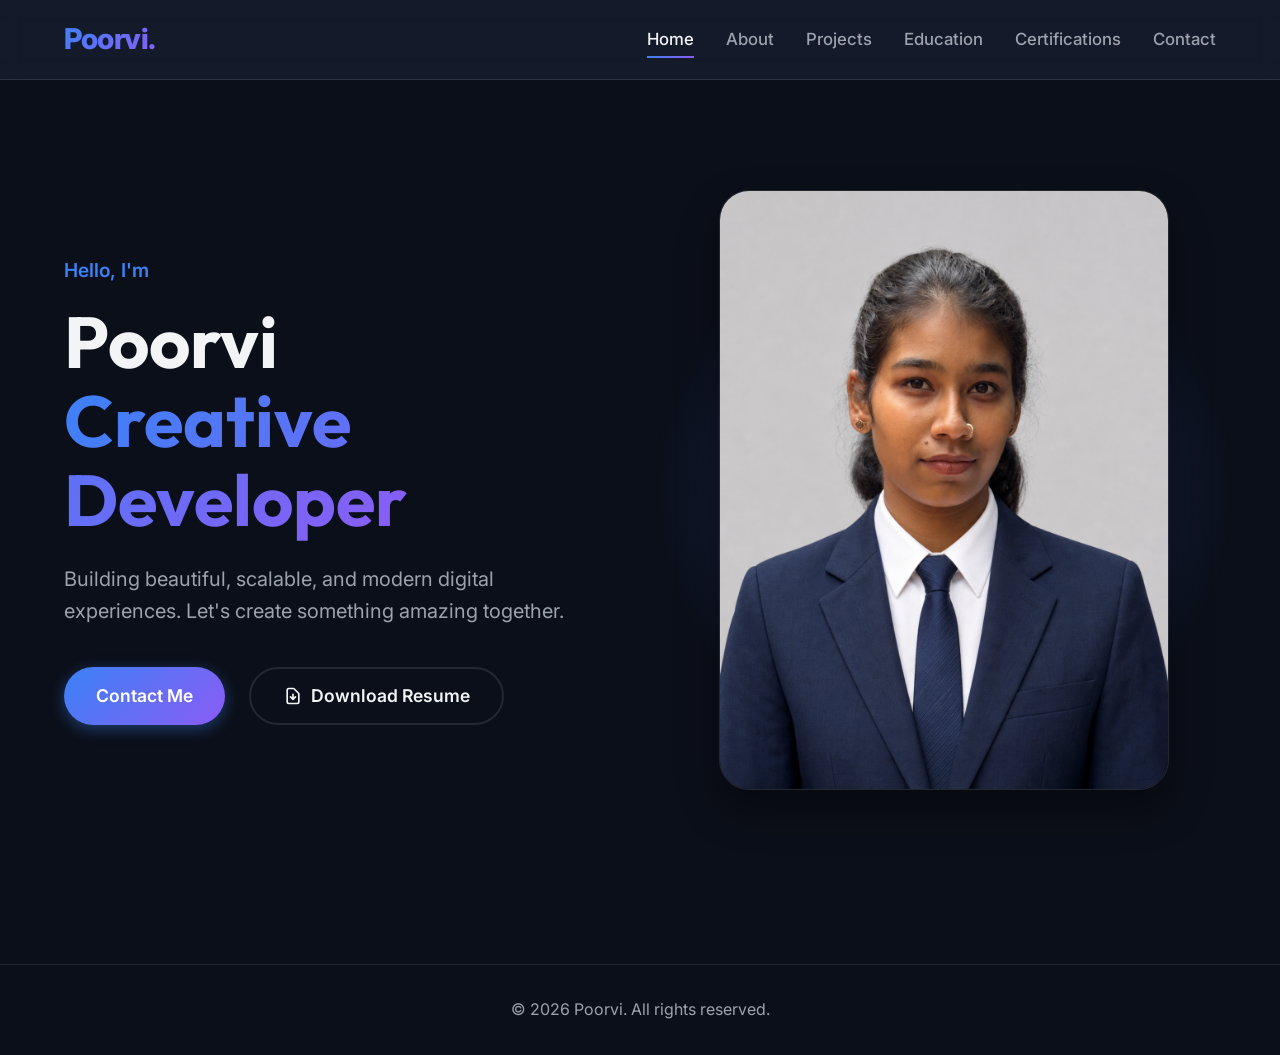
<file: index.html>
<!DOCTYPE html>
<html lang="en">
<head>
    <meta charset="UTF-8">
    <meta name="viewport" content="width=device-width, initial-scale=1.0">
    <meta name="description" content="Poorvi's Professional Portfolio - Showcasing projects, education, and skills.">
    <title>Poorvi | Professional Portfolio</title>
    <link rel="stylesheet" href="styles.css">
</head>
<body>
    <nav class="navbar">
        <a href="index.html" class="nav-brand">Poorvi.</a>
        <div class="menu-toggle">☰</div>
        <div class="nav-links">
            <a href="index.html">Home</a>
            <a href="about.html">About</a>
            <a href="projects.html">Projects</a>
            <a href="education.html">Education</a>
            <a href="certification.html">Certifications</a>
            <a href="contact.html">Contact</a>
        </div>
    </nav>

    <main>
        <section class="hero">
            <div class="hero-content">
                <span class="hero-greeting animate-delay-1">Hello, I'm</span>
                <h1 class="hero-title animate-delay-2">Poorvi<br><span>Creative Developer</span></h1>
                <p class="hero-subtitle animate-delay-3">Building beautiful, scalable, and modern digital experiences. Let's create something amazing together.</p>
                <div class="btn-group animate-delay-3">
                    <a href="contact.html" class="btn btn-primary">Contact Me</a>
                    <a href="resume.pdf" target="_blank" rel="noopener noreferrer" class="btn btn-secondary">
                        <svg width="20" height="20" fill="none" stroke="currentColor" viewBox="0 0 24 24"><path stroke-linecap="round" stroke-linejoin="round" stroke-width="2" d="M12 10v6m0 0l-3-3m3 3l3-3m2 8H7a2 2 0 01-2-2V5a2 2 0 012-2h5.586a1 1 0 01.707.293l5.414 5.414a1 1 0 01.293.707V19a2 2 0 01-2 2z"></path></svg>
                        Download Resume
                    </a>
                </div>
            </div>
            <div class="hero-image animate-delay-2">
                <img src="profile.png" alt="Poorvi - Professional Profile Photo">
            </div>
        </section>
    </main>

    <footer>
        <p>&copy; 2026 Poorvi. All rights reserved.</p>
    </footer>

    <script src="script.js"></script>
</body>
</html>
</file>
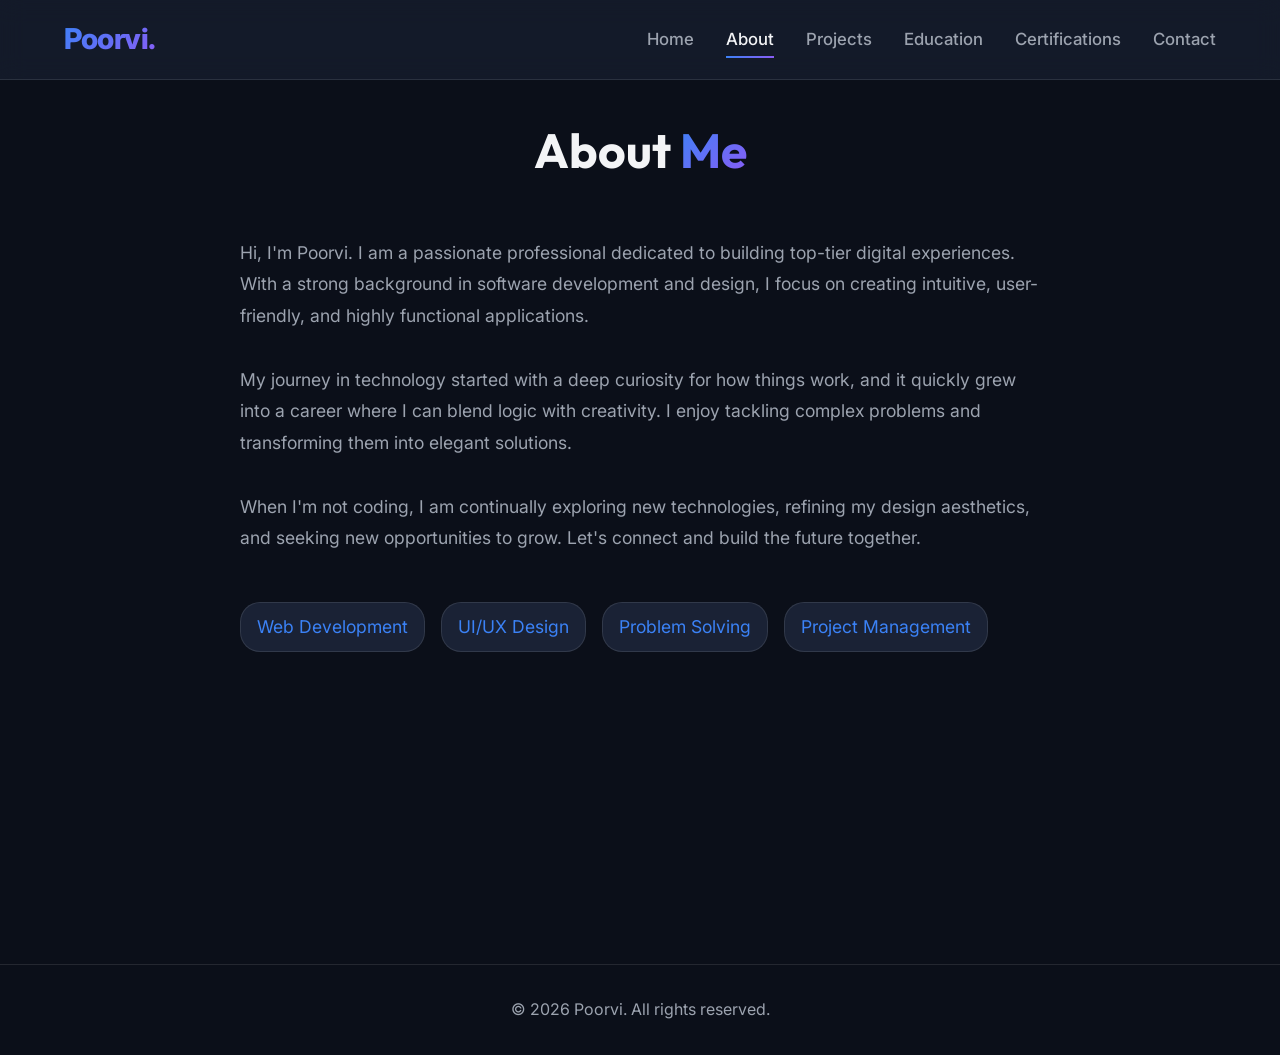
<file: about.html>
<!DOCTYPE html>
<html lang="en">
<head>
    <meta charset="UTF-8">
    <meta name="viewport" content="width=device-width, initial-scale=1.0">
    <meta name="description" content="About Poorvi - Learn about my background, skills, and journey.">
    <title>About Me | Poorvi Portfolio</title>
    <link rel="stylesheet" href="styles.css">
</head>
<body>
    <nav class="navbar">
        <a href="index.html" class="nav-brand">Poorvi.</a>
        <div class="menu-toggle">☰</div>
        <div class="nav-links">
            <a href="index.html">Home</a>
            <a href="about.html">About</a>
            <a href="projects.html">Projects</a>
            <a href="education.html">Education</a>
            <a href="certification.html">Certifications</a>
            <a href="contact.html">Contact</a>
        </div>
    </nav>

    <main>
        <section class="about-section animate-delay-1">
            <h1 class="section-title">About <span>Me</span></h1>
            
            <div style="max-width: 800px; margin: 0 auto; line-height: 1.8; font-size: 1.1rem; color: var(--text-muted);">
                <p style="margin-bottom: 2rem;">
                    Hi, I'm Poorvi. I am a passionate professional dedicated to building top-tier digital experiences. With a strong background in software development and design, I focus on creating intuitive, user-friendly, and highly functional applications.
                </p>
                <p style="margin-bottom: 2rem;">
                    My journey in technology started with a deep curiosity for how things work, and it quickly grew into a career where I can blend logic with creativity. I enjoy tackling complex problems and transforming them into elegant solutions. 
                </p>
                <p>
                    When I'm not coding, I am continually exploring new technologies, refining my design aesthetics, and seeking new opportunities to grow. Let's connect and build the future together.
                </p>

                <div style="margin-top: 3rem; display: flex; flex-wrap: wrap; gap: 1rem;">
                    <span style="padding: 0.5rem 1rem; background: var(--surface); border: 1px solid var(--surface-border); border-radius: 20px; color: var(--accent);">Web Development</span>
                    <span style="padding: 0.5rem 1rem; background: var(--surface); border: 1px solid var(--surface-border); border-radius: 20px; color: var(--accent);">UI/UX Design</span>
                    <span style="padding: 0.5rem 1rem; background: var(--surface); border: 1px solid var(--surface-border); border-radius: 20px; color: var(--accent);">Problem Solving</span>
                    <span style="padding: 0.5rem 1rem; background: var(--surface); border: 1px solid var(--surface-border); border-radius: 20px; color: var(--accent);">Project Management</span>
                </div>
            </div>
        </section>
    </main>

    <footer>
        <p>&copy; 2026 Poorvi. All rights reserved.</p>
    </footer>

    <script src="script.js"></script>
</body>
</html>
</file>
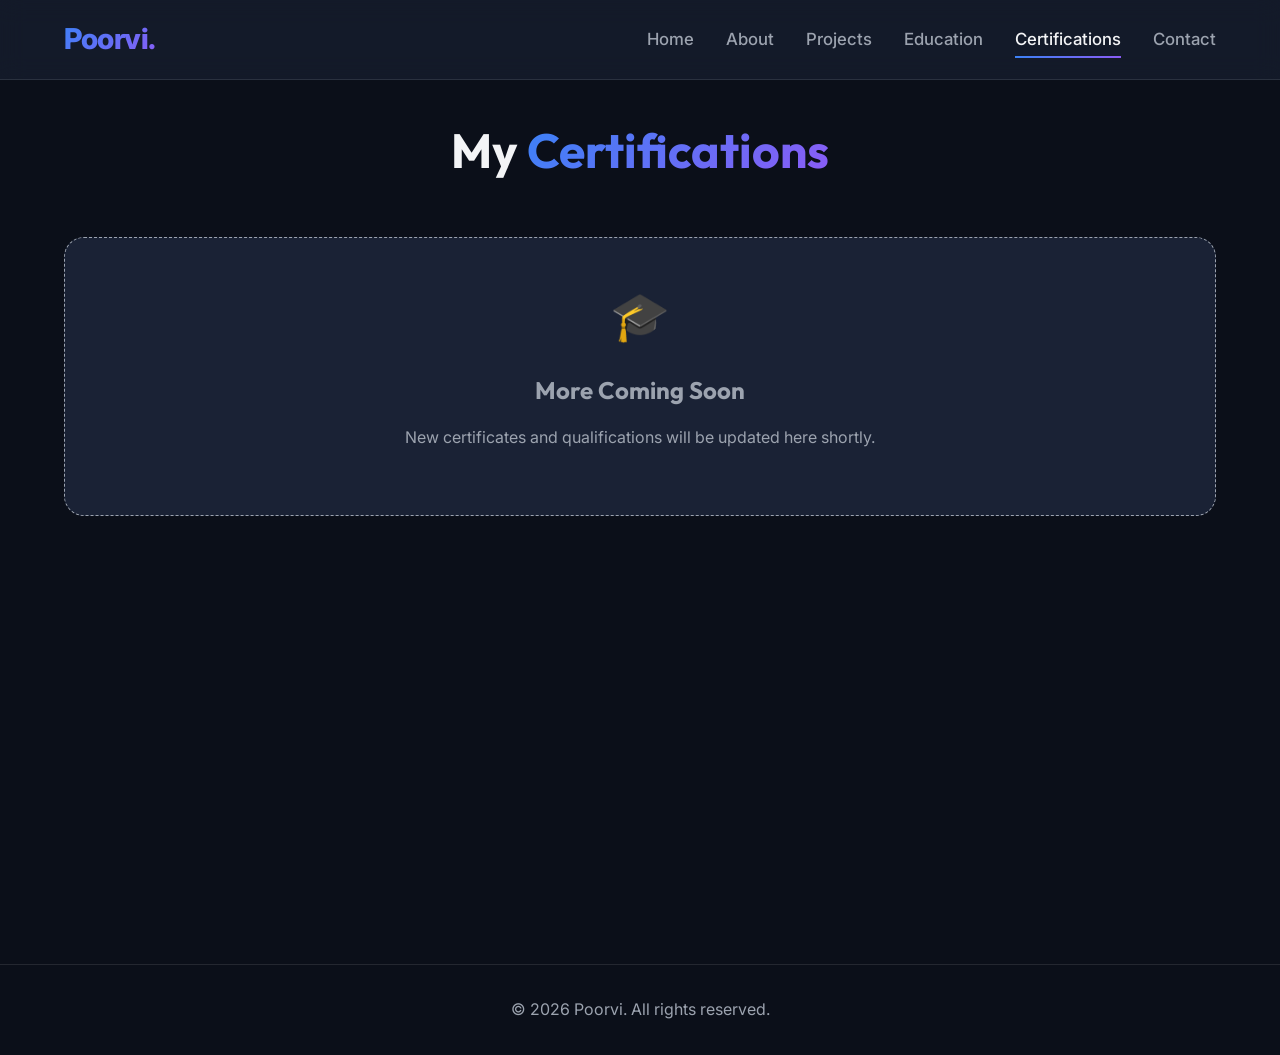
<file: certification.html>
<!DOCTYPE html>
<html lang="en">
<head>
    <meta charset="UTF-8">
    <meta name="viewport" content="width=device-width, initial-scale=1.0">
    <meta name="description" content="Poorvi's Certifications - Professional courses and verified skills.">
    <title>Certifications | Poorvi Portfolio</title>
    <link rel="stylesheet" href="styles.css">
</head>
<body>
    <nav class="navbar">
        <a href="index.html" class="nav-brand">Poorvi.</a>
        <div class="menu-toggle">☰</div>
        <div class="nav-links">
            <a href="index.html">Home</a>
            <a href="about.html">About</a>
            <a href="projects.html">Projects</a>
            <a href="education.html">Education</a>
            <a href="certification.html">Certifications</a>
            <a href="contact.html">Contact</a>
        </div>
    </nav>

    <main>
        <section class="certifications-section animate-delay-1">
            <h1 class="section-title">My <span>Certifications</span></h1>
            
            <div class="grid">
                <!-- Placeholder for future certificates -->
                <div class="card" style="text-align: center; border-style: dashed; border-color: var(--text-muted);">
                    <div style="font-size: 3rem; color: var(--text-muted); margin-bottom: 1rem;">🎓</div>
                    <h3 style="color: var(--text-muted);">More Coming Soon</h3>
                    <p>New certificates and qualifications will be updated here shortly.</p>
                </div>
                
                <!-- Example Structure for when the user adds them -->
                <!-- 
                <div class="card">
                    <img src="path_to_cert_image.jpg" alt="Certificate Name" class="cert-image">
                    <h3>AWS Certified Solutions Architect</h3>
                    <p>Amazon Web Services • Issued Jan 2026</p>
                    <a href="path_to_cert_pdf.pdf" target="_blank" class="btn btn-secondary" style="font-size: 0.9rem; padding: 0.5rem 1rem;">View Certificate</a>
                </div> 
                -->
            </div>
        </section>
    </main>

    <footer>
        <p>&copy; 2026 Poorvi. All rights reserved.</p>
    </footer>

    <script src="script.js"></script>
</body>
</html>
</file>
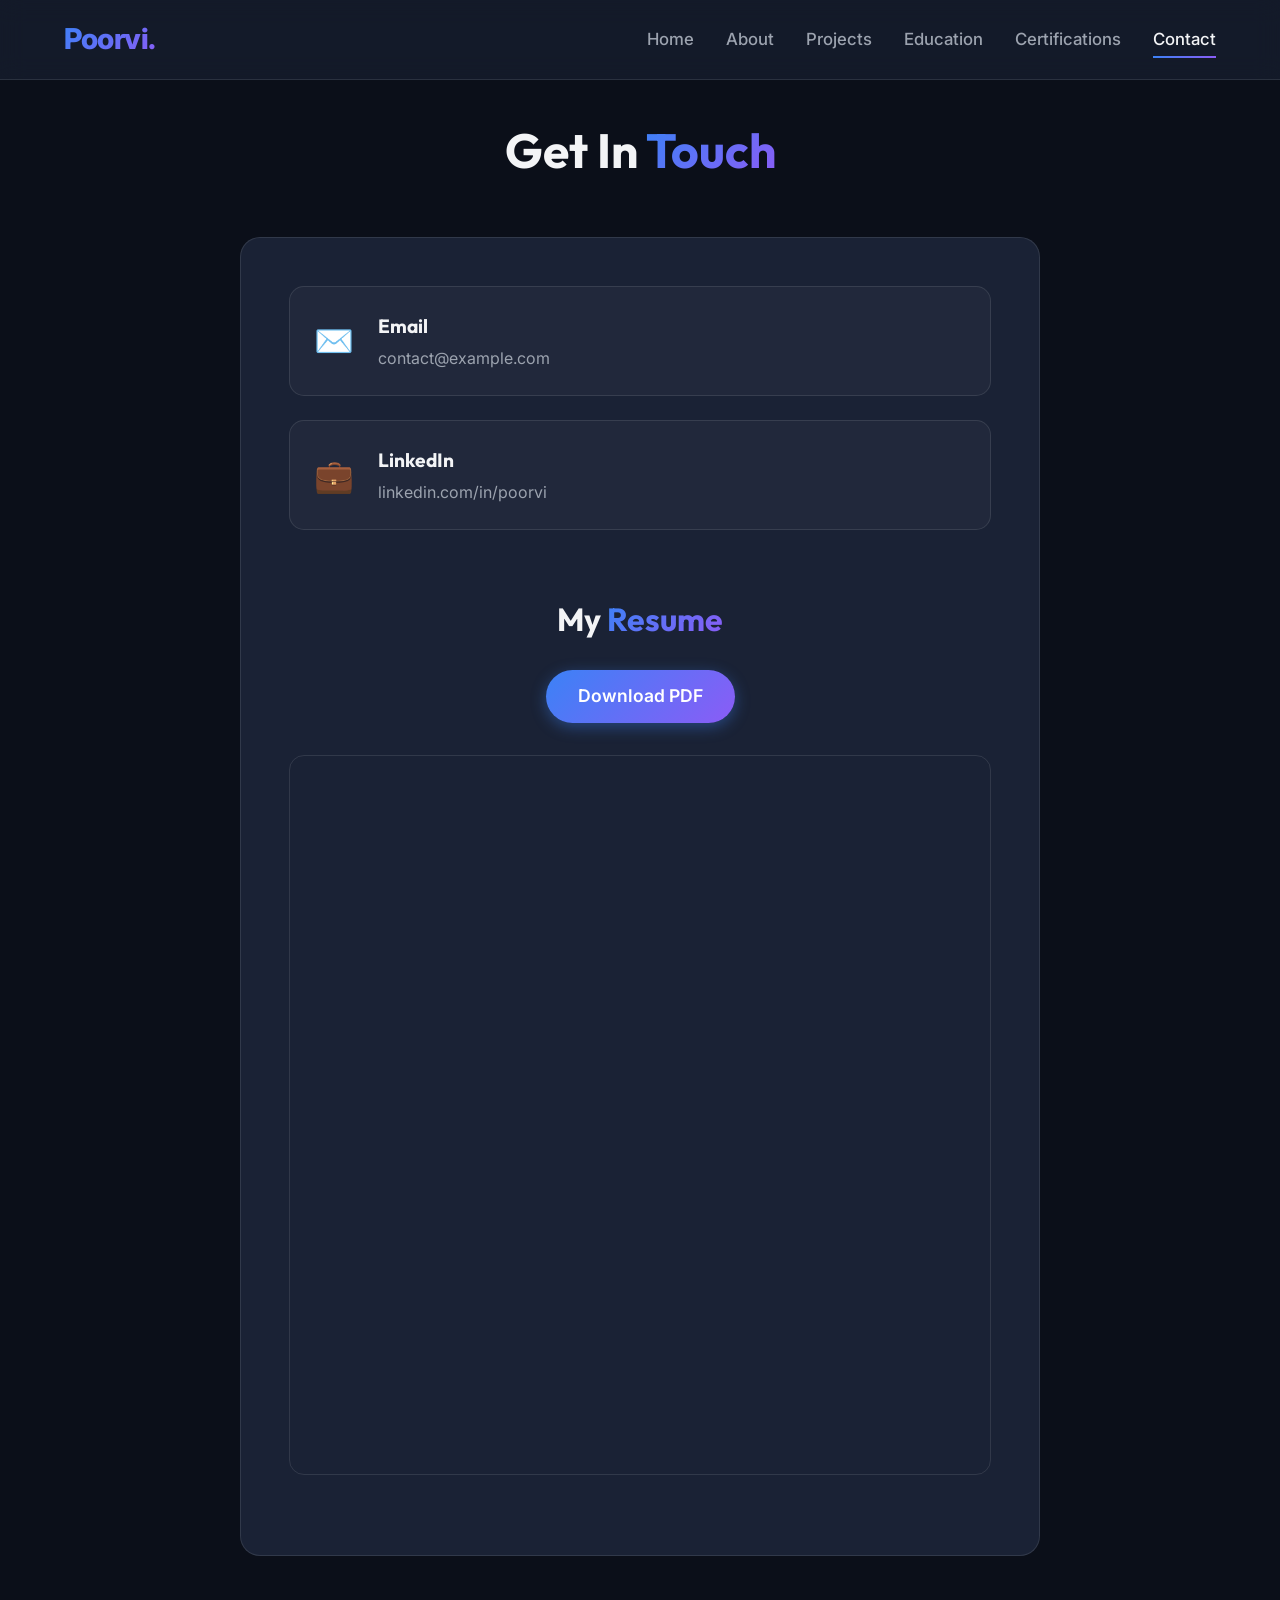
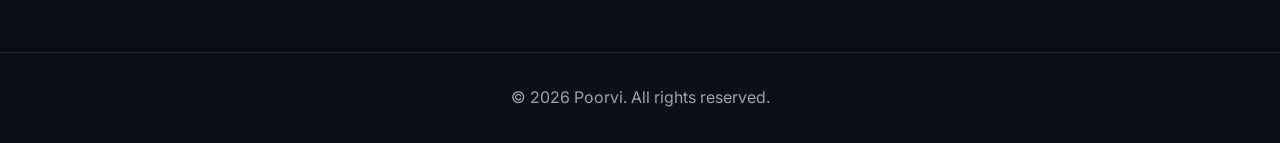
<file: contact.html>
<!DOCTYPE html>
<html lang="en">
<head>
    <meta charset="UTF-8">
    <meta name="viewport" content="width=device-width, initial-scale=1.0">
    <meta name="description" content="Contact Poorvi - Get in touch via email or view my resume.">
    <title>Contact | Poorvi Portfolio</title>
    <link rel="stylesheet" href="styles.css">
</head>
<body>
    <nav class="navbar">
        <a href="index.html" class="nav-brand">Poorvi.</a>
        <div class="menu-toggle">☰</div>
        <div class="nav-links">
            <a href="index.html">Home</a>
            <a href="about.html">About</a>
            <a href="projects.html">Projects</a>
            <a href="education.html">Education</a>
            <a href="certification.html">Certifications</a>
            <a href="contact.html">Contact</a>
        </div>
    </nav>

    <main>
        <section class="contact-section animate-delay-1">
            <h1 class="section-title">Get In <span>Touch</span></h1>
            
            <div class="contact-wrapper">
                <div class="contact-info">
                    <div class="contact-item">
                        <div class="contact-icon">✉️</div>
                        <div class="contact-details">
                            <h4>Email</h4>
                            <a href="mailto:contact@example.com">contact@example.com</a>
                        </div>
                    </div>
                    
                    <div class="contact-item">
                        <div class="contact-icon">💼</div>
                        <div class="contact-details">
                            <h4>LinkedIn</h4>
                            <a href="#" target="_blank" rel="noopener">linkedin.com/in/poorvi</a>
                        </div>
                    </div>
                </div>

                <div style="text-align: center; margin-top: 4rem; margin-bottom: 2rem;">
                    <h2 style="font-size: 2rem; margin-bottom: 1.5rem;">My <span style="background: var(--gradient); -webkit-background-clip: text; -webkit-text-fill-color: transparent;">Resume</span></h2>
                    <div class="btn-group" style="justify-content: center; margin-bottom: 2rem;">
                        <a href="resume.pdf" target="_blank" rel="noopener noreferrer" class="btn btn-primary">
                            Download PDF
                        </a>
                    </div>
                    
                    <div class="resume-container">
                        <iframe src="resume.pdf" title="Poorvi Resume"></iframe>
                    </div>
                </div>
            </div>
        </section>
    </main>

    <footer>
        <p>&copy; 2026 Poorvi. All rights reserved.</p>
    </footer>

    <script src="script.js"></script>
</body>
</html>
</file>
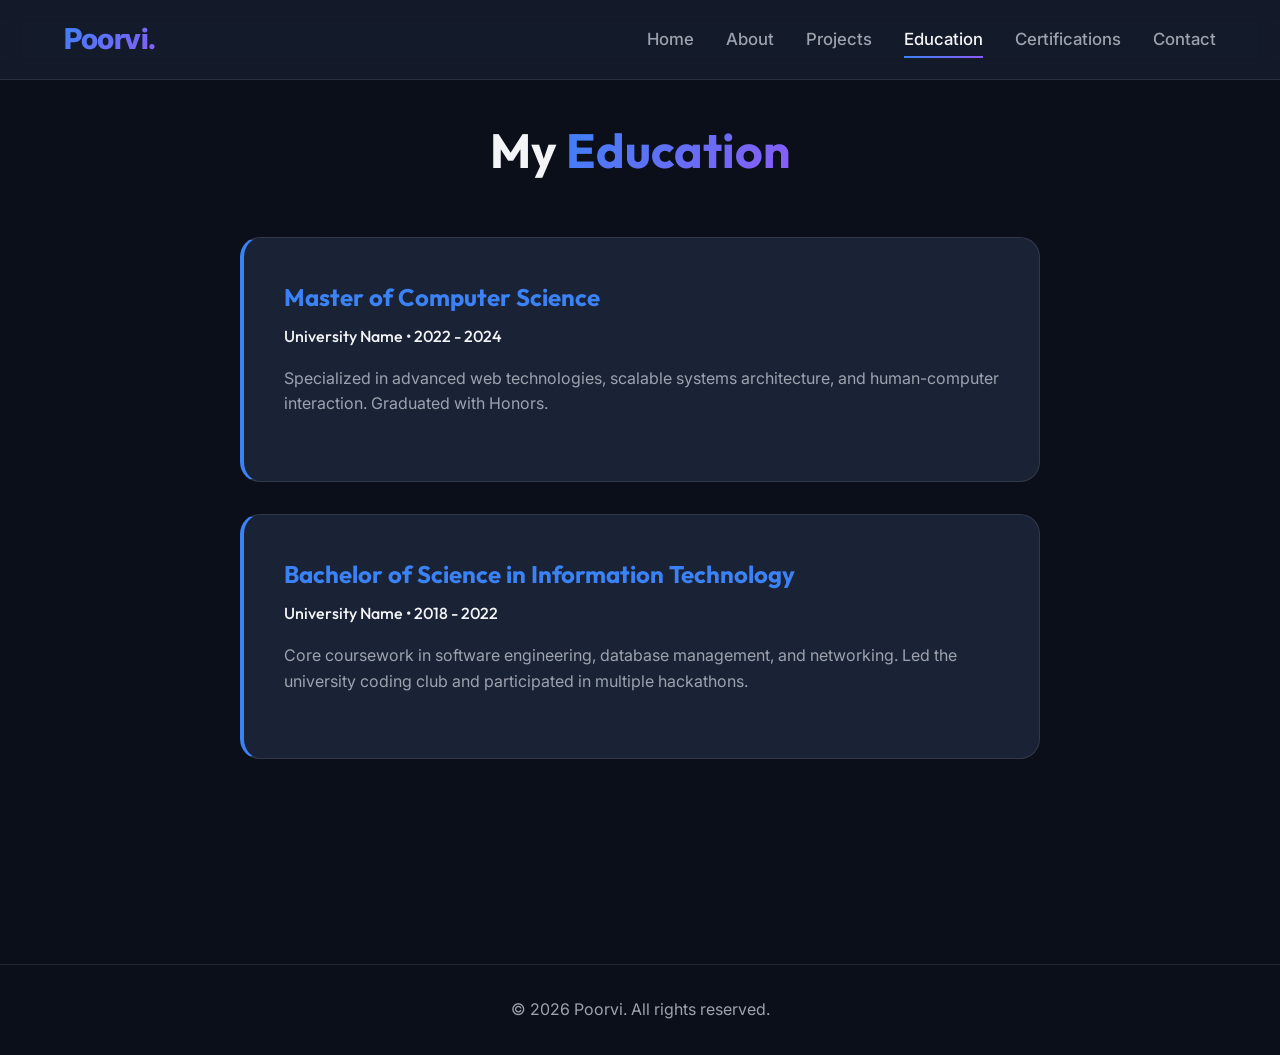
<file: education.html>
<!DOCTYPE html>
<html lang="en">
<head>
    <meta charset="UTF-8">
    <meta name="viewport" content="width=device-width, initial-scale=1.0">
    <meta name="description" content="Poorvi's Education - Academic background and degrees.">
    <title>Education | Poorvi Portfolio</title>
    <link rel="stylesheet" href="styles.css">
</head>
<body>
    <nav class="navbar">
        <a href="index.html" class="nav-brand">Poorvi.</a>
        <div class="menu-toggle">☰</div>
        <div class="nav-links">
            <a href="index.html">Home</a>
            <a href="about.html">About</a>
            <a href="projects.html">Projects</a>
            <a href="education.html">Education</a>
            <a href="certification.html">Certifications</a>
            <a href="contact.html">Contact</a>
        </div>
    </nav>

    <main>
        <section class="education-section animate-delay-1">
            <h1 class="section-title">My <span>Education</span></h1>
            
            <div class="grid" style="grid-template-columns: 1fr; max-width: 800px; margin: 0 auto;">
                <div class="card" style="border-left: 4px solid var(--accent);">
                    <h3 style="color: var(--accent); margin-bottom: 0.5rem;">Master of Computer Science</h3>
                    <h4 style="color: var(--text-main); margin-bottom: 1rem; font-weight: 500;">University Name • 2022 - 2024</h4>
                    <p>Specialized in advanced web technologies, scalable systems architecture, and human-computer interaction. Graduated with Honors.</p>
                </div>
                
                <div class="card" style="border-left: 4px solid var(--accent);">
                    <h3 style="color: var(--accent); margin-bottom: 0.5rem;">Bachelor of Science in Information Technology</h3>
                    <h4 style="color: var(--text-main); margin-bottom: 1rem; font-weight: 500;">University Name • 2018 - 2022</h4>
                    <p>Core coursework in software engineering, database management, and networking. Led the university coding club and participated in multiple hackathons.</p>
                </div>
            </div>
        </section>
    </main>

    <footer>
        <p>&copy; 2026 Poorvi. All rights reserved.</p>
    </footer>

    <script src="script.js"></script>
</body>
</html>
</file>
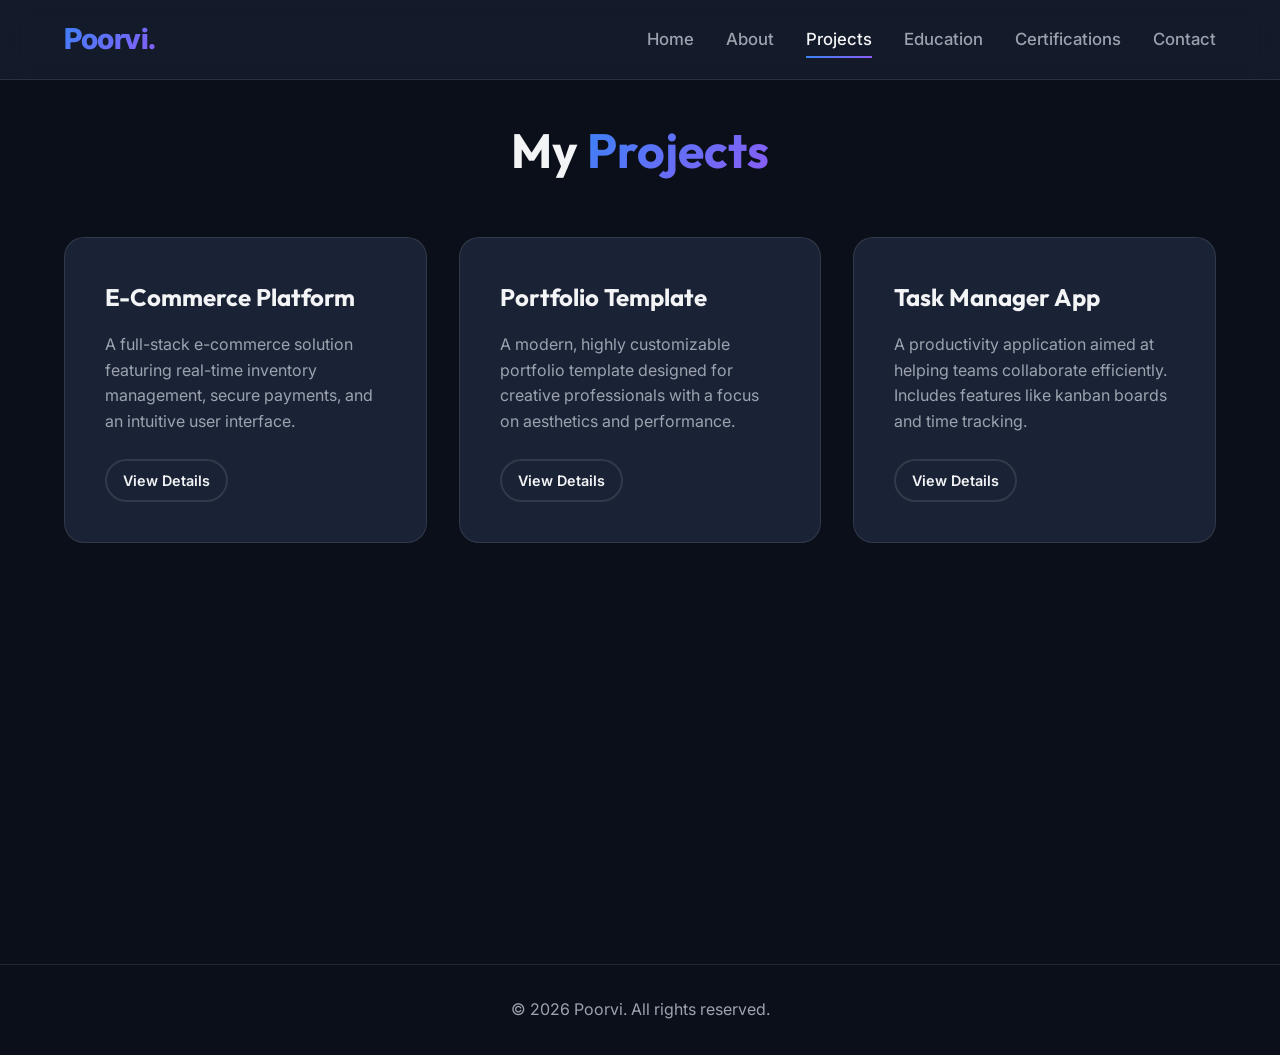
<file: projects.html>
<!DOCTYPE html>
<html lang="en">
<head>
    <meta charset="UTF-8">
    <meta name="viewport" content="width=device-width, initial-scale=1.0">
    <meta name="description" content="Poorvi's Projects - A showcase of professional work and side projects.">
    <title>Projects | Poorvi Portfolio</title>
    <link rel="stylesheet" href="styles.css">
</head>
<body>
    <nav class="navbar">
        <a href="index.html" class="nav-brand">Poorvi.</a>
        <div class="menu-toggle">☰</div>
        <div class="nav-links">
            <a href="index.html">Home</a>
            <a href="about.html">About</a>
            <a href="projects.html">Projects</a>
            <a href="education.html">Education</a>
            <a href="certification.html">Certifications</a>
            <a href="contact.html">Contact</a>
        </div>
    </nav>

    <main>
        <section class="projects-section animate-delay-1">
            <h1 class="section-title">My <span>Projects</span></h1>
            
            <div class="grid">
                <div class="card">
                    <h3>E-Commerce Platform</h3>
                    <p>A full-stack e-commerce solution featuring real-time inventory management, secure payments, and an intuitive user interface.</p>
                    <a href="#" class="btn btn-secondary" style="font-size: 0.9rem; padding: 0.5rem 1rem;">View Details</a>
                </div>
                
                <div class="card">
                    <h3>Portfolio Template</h3>
                    <p>A modern, highly customizable portfolio template designed for creative professionals with a focus on aesthetics and performance.</p>
                    <a href="#" class="btn btn-secondary" style="font-size: 0.9rem; padding: 0.5rem 1rem;">View Details</a>
                </div>
                
                <div class="card">
                    <h3>Task Manager App</h3>
                    <p>A productivity application aimed at helping teams collaborate efficiently. Includes features like kanban boards and time tracking.</p>
                    <a href="#" class="btn btn-secondary" style="font-size: 0.9rem; padding: 0.5rem 1rem;">View Details</a>
                </div>
                
                <!-- More projects can be added here easily -->
            </div>
        </section>
    </main>

    <footer>
        <p>&copy; 2026 Poorvi. All rights reserved.</p>
    </footer>

    <script src="script.js"></script>
</body>
</html>
</file>
<file: styles.css>
@import url('https://fonts.googleapis.com/css2?family=Inter:wght@300;400;500;600;700&family=Outfit:wght@400;600;800&display=swap');

:root {
    --bg: #0B0F19;
    --surface: #1A2235;
    --surface-glass: rgba(26, 34, 53, 0.6);
    --surface-border: rgba(255, 255, 255, 0.1);
    --text-main: #F3F4F6;
    --text-muted: #9CA3AF;
    --accent: #3B82F6;
    --accent-glow: rgba(59, 130, 246, 0.4);
    --gradient: linear-gradient(135deg, #3B82F6, #8B5CF6);
    --nav-height: 80px;
}

* {
    margin: 0;
    padding: 0;
    box-sizing: border-box;
}

body {
    font-family: 'Inter', sans-serif;
    background-color: var(--bg);
    color: var(--text-main);
    line-height: 1.6;
    overflow-x: hidden;
}

h1, h2, h3, h4, h5, h6 {
    font-family: 'Outfit', sans-serif;
}

a {
    color: inherit;
    text-decoration: none;
    transition: all 0.3s ease;
}

ul {
    list-style: none;
}

/* Glassmorphism Navigation */
.navbar {
    position: fixed;
    top: 0;
    width: 100%;
    height: var(--nav-height);
    background: var(--surface-glass);
    backdrop-filter: blur(12px);
    -webkit-backdrop-filter: blur(12px);
    border-bottom: 1px solid var(--surface-border);
    z-index: 1000;
    display: flex;
    align-items: center;
    justify-content: space-between;
    padding: 0 5%;
    transition: all 0.3s ease;
}

.nav-brand {
    font-size: 1.8rem;
    font-weight: 800;
    background: var(--gradient);
    -webkit-background-clip: text;
    -webkit-text-fill-color: transparent;
    letter-spacing: -0.5px;
}

.nav-links {
    display: flex;
    gap: 2rem;
}

.nav-links a {
    font-weight: 500;
    color: var(--text-muted);
    font-size: 1.05rem;
    position: relative;
}

.nav-links a:hover,
.nav-links a.active {
    color: var(--text-main);
}

.nav-links a::after {
    content: '';
    position: absolute;
    bottom: -5px;
    left: 0;
    width: 0;
    height: 2px;
    background: var(--gradient);
    transition: width 0.3s ease;
}

.nav-links a:hover::after,
.nav-links a.active::after {
    width: 100%;
}

.menu-toggle {
    display: none;
    font-size: 1.5rem;
    cursor: pointer;
    color: var(--text-main);
}

/* Main Container */
main {
    margin-top: var(--nav-height);
    min-height: calc(100vh - var(--nav-height));
    padding: 2rem 5%;
    animation: fadeIn 0.8s ease-out;
}

/* Hero Section */
.hero {
    display: flex;
    align-items: center;
    justify-content: space-between;
    min-height: calc(100vh - var(--nav-height) - 4rem);
    gap: 4rem;
}

.hero-content {
    flex: 1;
}

.hero-greeting {
    font-size: 1.2rem;
    color: var(--accent);
    font-weight: 600;
    margin-bottom: 1rem;
    display: block;
}

.hero-title {
    font-size: 4.5rem;
    line-height: 1.1;
    margin-bottom: 1.5rem;
}

.hero-title span {
    background: var(--gradient);
    -webkit-background-clip: text;
    -webkit-text-fill-color: transparent;
}

.hero-subtitle {
    font-size: 1.25rem;
    color: var(--text-muted);
    margin-bottom: 2.5rem;
    max-width: 600px;
}

.btn-group {
    display: flex;
    gap: 1.5rem;
}

.btn {
    padding: 0.8rem 2rem;
    border-radius: 50px;
    font-weight: 600;
    font-size: 1.1rem;
    cursor: pointer;
    transition: all 0.3s ease;
    display: inline-flex;
    align-items: center;
    justify-content: center;
    gap: 0.5rem;
}

.btn-primary {
    background: var(--gradient);
    color: white;
    border: none;
    box-shadow: 0 4px 15px var(--accent-glow);
}

.btn-primary:hover {
    transform: translateY(-2px);
    box-shadow: 0 6px 20px rgba(139, 92, 246, 0.6);
}

.btn-secondary {
    background: transparent;
    color: var(--text-main);
    border: 2px solid var(--surface-border);
}

.btn-secondary:hover {
    border-color: var(--accent);
    color: var(--accent);
    transform: translateY(-2px);
}

.hero-image {
    flex: 1;
    display: flex;
    justify-content: center;
    position: relative;
}

.hero-image::before {
    content: '';
    position: absolute;
    width: 120%;
    height: 120%;
    background: radial-gradient(circle, var(--accent-glow) 0%, transparent 60%);
    z-index: -1;
    top: 50%;
    left: 50%;
    transform: translate(-50%, -50%);
}

.hero-image img {
    width: 100%;
    max-width: 450px;
    border-radius: 30px;
    box-shadow: 0 20px 40px rgba(0,0,0,0.4);
    border: 1px solid var(--surface-border);
    transition: transform 0.5s ease;
}

.hero-image img:hover {
    transform: translateY(-10px) scale(1.02);
}

/* Generic Section Styles */
.section-title {
    font-size: 3rem;
    margin-bottom: 3rem;
    text-align: center;
}

.section-title span {
    background: var(--gradient);
    -webkit-background-clip: text;
    -webkit-text-fill-color: transparent;
}

/* Cards (About, Projects, Ed, Cert) */
.grid {
    display: grid;
    grid-template-columns: repeat(auto-fit, minmax(320px, 1fr));
    gap: 2rem;
}

.card {
    background: var(--surface);
    border: 1px solid var(--surface-border);
    border-radius: 20px;
    padding: 2.5rem;
    transition: all 0.4s ease;
    position: relative;
    overflow: hidden;
}

.card::before {
    content: '';
    position: absolute;
    top: 0;
    left: 0;
    width: 100%;
    height: 100%;
    background: linear-gradient(135deg, rgba(255,255,255,0.05) 0%, transparent 100%);
    opacity: 0;
    transition: opacity 0.4s ease;
}

.card:hover {
    transform: translateY(-10px);
    border-color: var(--accent);
    box-shadow: 0 10px 30px rgba(0,0,0,0.5);
}

.card:hover::before {
    opacity: 1;
}

.card h3 {
    font-size: 1.5rem;
    margin-bottom: 1rem;
    color: var(--text-main);
}

.card p {
    color: var(--text-muted);
    margin-bottom: 1.5rem;
}

/* Certifications specific */
.cert-image {
    width: 100%;
    height: 200px;
    object-fit: cover;
    border-radius: 12px;
    margin-bottom: 1.5rem;
    background: #000;
}

/* Contact Styles */
.contact-wrapper {
    max-width: 800px;
    margin: 0 auto;
    background: var(--surface);
    border-radius: 20px;
    padding: 3rem;
    border: 1px solid var(--surface-border);
}

.contact-info {
    display: flex;
    flex-direction: column;
    gap: 1.5rem;
    margin-bottom: 3rem;
}

.contact-item {
    display: flex;
    align-items: center;
    gap: 1.5rem;
    padding: 1.5rem;
    background: rgba(255,255,255,0.03);
    border-radius: 15px;
    border: 1px solid var(--surface-border);
}

.contact-icon {
    font-size: 2rem;
    color: var(--accent);
}

.contact-details h4 {
    font-size: 1.2rem;
    margin-bottom: 0.25rem;
}

.contact-details a {
    color: var(--text-muted);
}

.contact-details a:hover {
    color: var(--accent);
}

/* Footer */
footer {
    text-align: center;
    padding: 2rem;
    border-top: 1px solid var(--surface-border);
    margin-top: 4rem;
    color: var(--text-muted);
}

/* Responsive Design */
@media (max-width: 992px) {
    .hero {
        flex-direction: column;
        text-align: center;
        padding-top: 2rem;
    }
    .hero-subtitle {
        margin: 0 auto 2.5rem;
    }
    .btn-group {
        justify-content: center;
    }
}

@media (max-width: 768px) {
    .nav-links {
        position: fixed;
        top: var(--nav-height);
        right: -100%;
        height: calc(100vh - var(--nav-height));
        width: 100%;
        background: var(--surface);
        flex-direction: column;
        align-items: center;
        justify-content: center;
        transition: right 0.3s ease;
    }
    .nav-links.active {
        right: 0;
    }
    .menu-toggle {
        display: block;
    }
    .hero-title {
        font-size: 3rem;
    }
}

/* Animations */
@keyframes fadeIn {
    from { opacity: 0; transform: translateY(20px); }
    to { opacity: 1; transform: translateY(0); }
}

.animate-delay-1 { animation: fadeIn 0.8s ease-out 0.2s both; }
.animate-delay-2 { animation: fadeIn 0.8s ease-out 0.4s both; }
.animate-delay-3 { animation: fadeIn 0.8s ease-out 0.6s both; }

/* Resume PDF Viewer Fullscreen */
.resume-container {
    width: 100%;
    height: 80vh;
    border: 1px solid var(--surface-border);
    border-radius: 15px;
    overflow: hidden;
}
.resume-container iframe {
    width: 100%;
    height: 100%;
    border: none;
}
</file>
